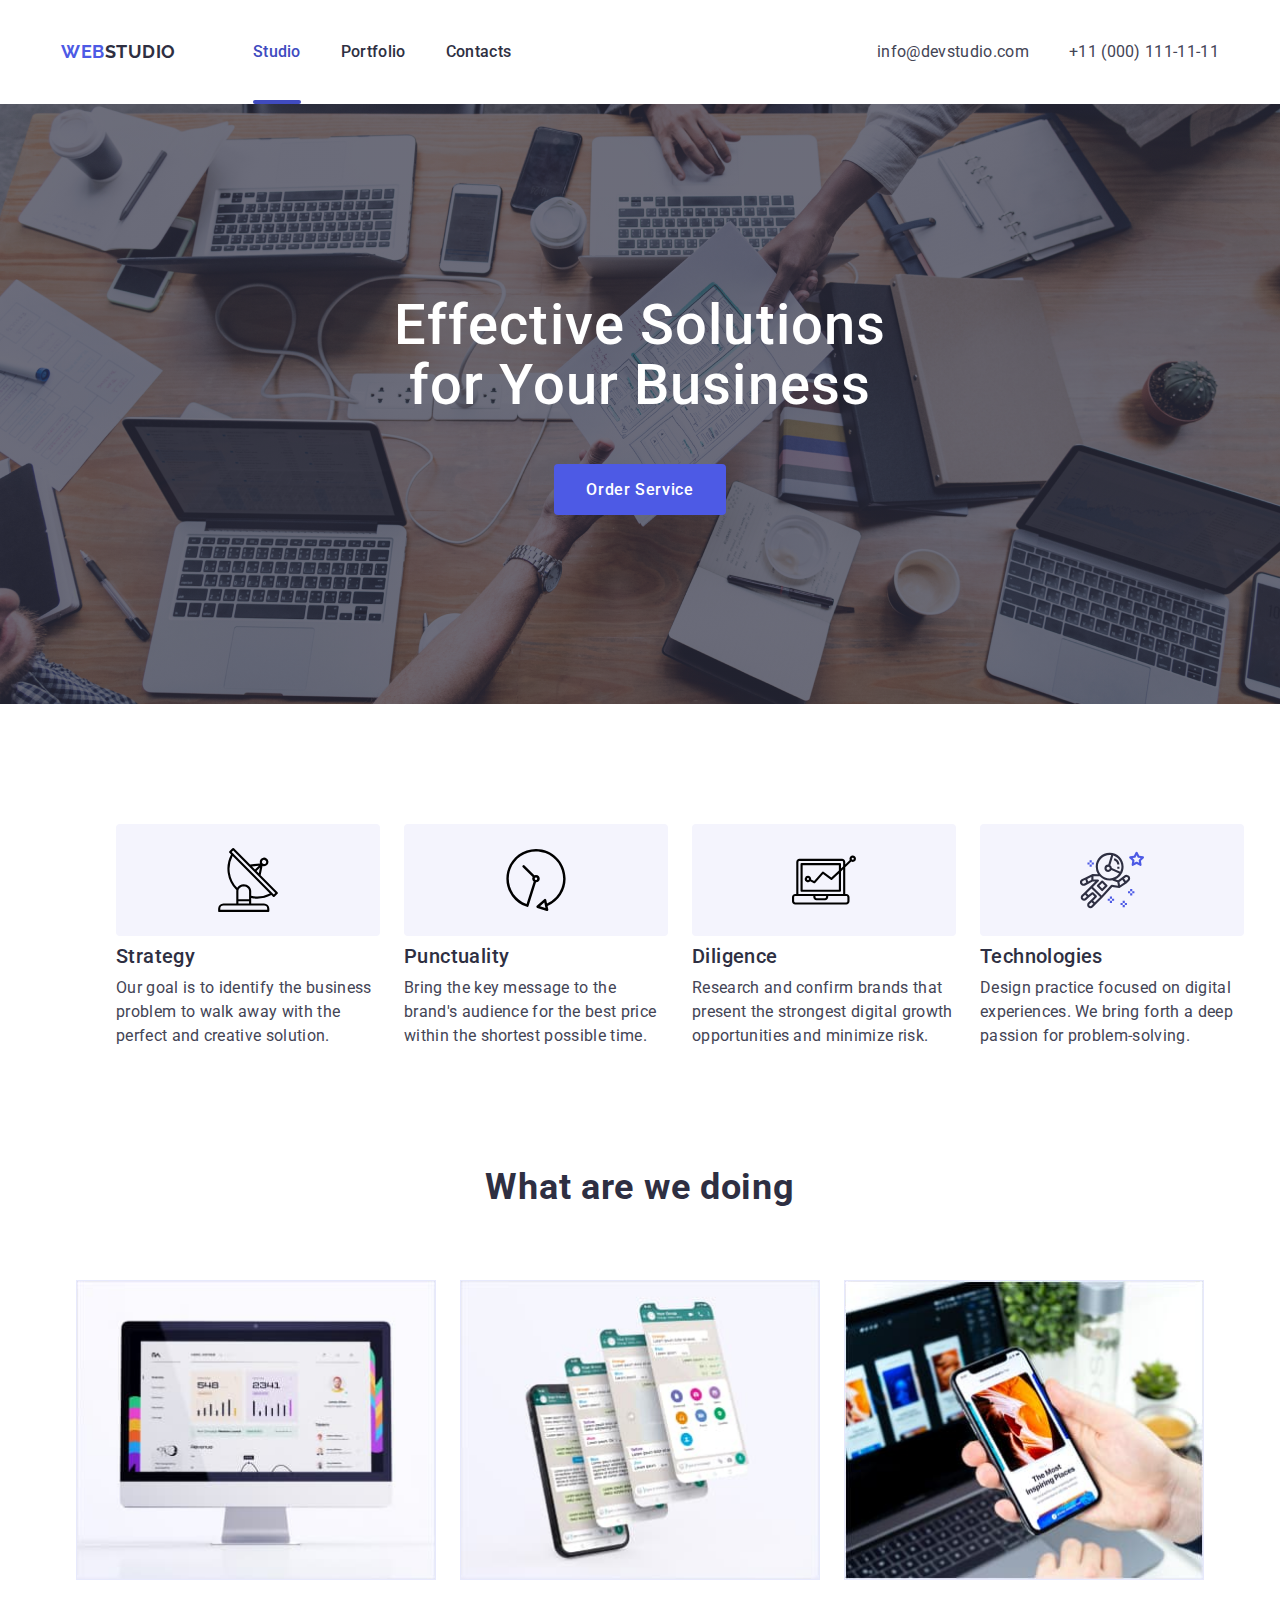
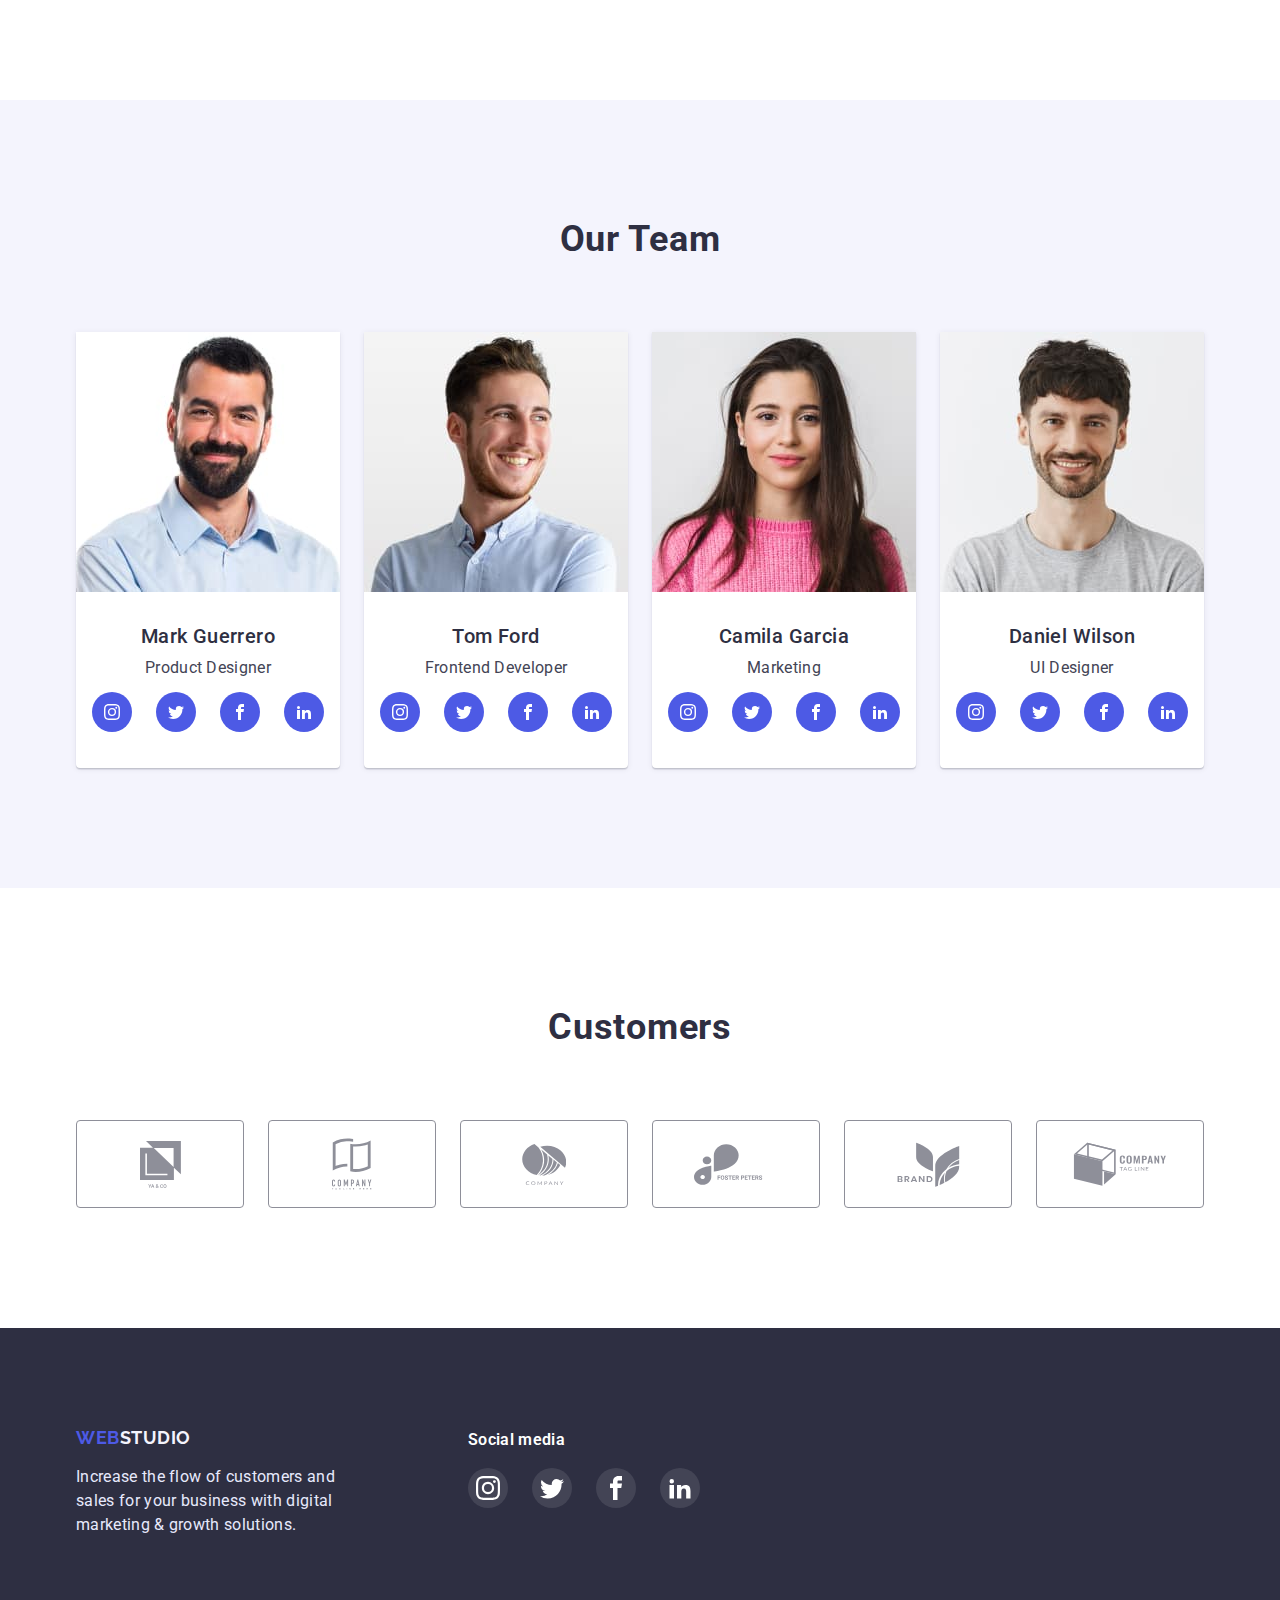
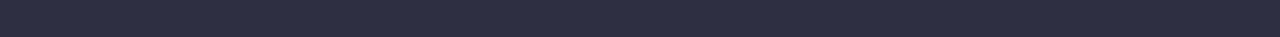
<file: index.html>
<!DOCTYPE html>
<html lang="en">
<head>
    <meta charset="UTF-8">
    <meta http-equiv="X-UA-Compatible" content="IE=edge">
    <meta name="viewport" content="width=device-width, initial-scale=1.0">
    <title>WEBSTUDIO</title>

    <link rel="stylesheet" href="https://cdnjs.cloudflare.com/ajax/libs/modern-normalize/1.0.0/modern-normalize.min.css" />

    <link rel="preconnect" href="https://fonts.googleapis.com">
    <link rel="preconnect" href="https://fonts.gstatic.com" crossorigin>
    <link href="https://fonts.googleapis.com/css2?family=Raleway:wght@700&family=Roboto:wght@400;500;700;900&display=swap" rel="stylesheet">
    <link rel="stylesheet" href="./css/styles.css">
</head>
<body>
    <header class="header">
        <div class="container header-pages">
            <a href="./index.html" class="logo"><span>WEB</span>STUDIO</a>
            <nav>
                <ul class="pages-list list">
                    <li class="item"><a href="./index.html" class="pages-link active">Studio</a></li>
                    <li class="item"><a href="./portfolio.html" class="pages-link">Portfolio</a></li>
                    <li class="item"><a href="/" class="pages-link">Contacts</a></li>
                </ul>
            </nav>
            
            <address class="address">
                <ul class="autorization-list list">
                    <li class="item"><a href="mailto:info@devstudio.com" class="autorization-link">info@devstudio.com</a></li>
                    <li class="item"><a href="tel:+11(000)1111111" class="autorization-link">+11 (000) 111-11-11</a></li>
                </ul>
            </address>
        </div>
    </header>
    
    <main>
        <div class="hero-bgc">
            <section class="hero section">
                <div class="container">
                    <h1 class="hero-title">Effective Solutions <br />for Your Business</h1>
                    <div class="div-hero-btn">
                        <button type="button" class="hero-btn btn" data-modal-open>Order Service</button>
                    </div>
                </div>
            </section>
        </div>
        
        <section class="paragraphs section">
            <div class="container">
                <h2 hidden>Paragraph</h2>
                <ul class="paragraphs-list list">
                    <li class="paragraphs-item">
                        <div class="div-icons">
                            <svg class="icon-antenna" width="60px" height="64px"> 
                                <use href="./images/icon.svg#antenna"></use>
                            </svg>
                        </div>
                        <h3 class="paragraphs-title">Strategy</h3>
                        <p class="paragraphs-text">Our goal is to identify the business
                            problem to walk away with the perfect and creative solution.</p>
                    </li>
                    <li class="paragraphs-item">
                        <div class="div-icons">
                            <svg class="icon-clock" width="60px" height="64px"> 
                                <use href="./images/icon.svg#clock"></use>
                            </svg>
                        </div>
                        <h3 class="paragraphs-title">Punctuality</h3>
                        <p class="paragraphs-text">Bring the key message to the brand's audience for the best price within the shortest
                            possible time.</p>
                    </li>
                    <li class="paragraphs-item">
                        <div class="div-icons">
                            <svg class="icon-diagram" width="64px" height="50px"> 
                                <use href="./images/icon.svg#diagram"></use>
                            </svg>
                        </div>
                        <h3 class="paragraphs-title">Diligence</h3>
                        <p class="paragraphs-text">Research and confirm brands that present the strongest digital growth opportunities
                            and minimize risk.</p>
                    </li>
                    <li class="paragraphs-item">
                        <div class="div-icons">
                            <svg class="icon-astronaut" width="64px" height="64px"> 
                                <use href="./images/icon.svg#astronaut"></use>
                            </svg>
                        </div>
                        <h3 class="paragraphs-title">Technologies</h3>
                        <p class="paragraphs-text">Design practice focused on digital experiences. We bring forth a deep passion for
                            problem-solving.</p>
                    </li>
                </ul>
            </div>
        </section>

        <section class="examples section">
            <div class="container">
                <h2 class="examples-title">What are we doing</h2>
                <ul class="examples-list list">
                    <li class="examples-item"><img src="./images/image-1.jpg" alt="monitor" width="360"></li>
                    <li class="examples-item"><img src="./images/image-2.jpg" alt="smartphone" width="360"></li>
                    <li class="examples-item"><img src="./images/image-3.jpg" alt="laptop" width="360"></li>
                </ul>
            </div>
        </section>

        <section class="team section">
            <div class="container">
                <h2 class="team-title">Our Team</h2>
                <ul class="team-list list">
                    <li class="team-item">
                        <img src="./images/image-4.jpg" alt="Mark Guerrero" width="264">
                        <div class="description-div">
                            <h3 class="name">Mark Guerrero</h3>
                            <p class="position">Product Designer</p>
                            <ul class="team-social-list list">
                                <li class="team-social-item"> 
                                    <a href="" class="team-social-link">
                                        <svg class="team-icon" width="16px" height="16px">
                                            <use href="./images/icon.svg#instagram"></use>
                                        </svg>
                                    </a>
                                </li>
                                <li class="team-social-item">
                                    <a href="" class="team-social-link">
                                        <svg class="team-icon" width="16px" height="16px">
                                            <use href="./images/icon.svg#twitter"></use>
                                        </svg>
                                    </a>
                                </li>
                                <li class="team-social-item">
                                    <a href="" class="team-social-link">
                                        <svg class="team-icon" width="16px" height="16px">
                                            <use href="./images/icon.svg#facebook"></use>
                                        </svg>
                                    </a>
                                </li>
                                <li class="team-social-item"> 
                                    <a href="" class="team-social-link">
                                        <svg class="team-icon" width="16px" height="16px">
                                            <use href="./images/icon.svg#linkedin"></use>
                                        </svg>
                                    </a>
                                </li>
                            </ul>
                        </div>
                    </li>
                    <li class="team-item">
                        <img src="./images/image-5.jpg" alt="Tom Ford" width="264">
                        <div class="description-div">
                            <h3 class="name">Tom Ford</h3>
                            <p class="position">Frontend Developer</p>
                            <ul class="team-social-list list">
                                <li class="team-social-item"> 
                                    <a href="" class="team-social-link">
                                        <svg class="team-icon" width="16px" height="16px">
                                            <use href="./images/icon.svg#instagram"></use>
                                        </svg>
                                    </a>
                                </li>
                                <li class="team-social-item">
                                    <a href="" class="team-social-link">
                                        <svg class="team-icon" width="16px" height="16px">
                                            <use href="./images/icon.svg#twitter"></use>
                                        </svg>
                                    </a>
                                </li>
                                <li class="team-social-item">
                                    <a href="" class="team-social-link">
                                        <svg class="team-icon" width="16px" height="16px">
                                            <use href="./images/icon.svg#facebook"></use>
                                        </svg>
                                    </a>
                                </li>
                                <li class="team-social-item"> 
                                    <a href="" class="team-social-link">
                                        <svg class="team-icon" width="16px" height="16px">
                                            <use href="./images/icon.svg#linkedin"></use>
                                        </svg>
                                    </a>
                                </li>
                            </ul>
                        </div>
                    </li>
                    <li class="team-item">
                        <img src="./images/image-6.jpg" alt="Camila Garcia" width="264">
                        <div class="description-div">
                            <h3 class="name">Camila Garcia</h3>
                            <p class="position">Marketing</p>
                            <ul class="team-social-list list">
                                <li class="team-social-item"> 
                                    <a href="" class="team-social-link">
                                        <svg class="team-icon" width="16px" height="16px">
                                            <use href="./images/icon.svg#instagram"></use>
                                        </svg>
                                    </a>
                                </li>
                                <li class="team-social-item">
                                    <a href="" class="team-social-link">
                                        <svg class="team-icon" width="16px" height="16px">
                                            <use href="./images/icon.svg#twitter"></use>
                                        </svg>
                                    </a>
                                </li>
                                <li class="team-social-item">
                                    <a href="" class="team-social-link">
                                        <svg class="team-icon" width="16px" height="16px">
                                            <use href="./images/icon.svg#facebook"></use>
                                        </svg>
                                    </a>
                                </li>
                                <li class="team-social-item"> 
                                    <a href="" class="team-social-link">
                                        <svg class="team-icon" width="16px" height="16px">
                                            <use href="./images/icon.svg#linkedin"></use>
                                        </svg>
                                    </a>
                                </li>
                            </ul>
                        </div>
                    </li>
                    <li class="team-item">
                        <img src="./images/image-7.jpg" alt="Daniel Wilson" width="264">
                        <div class="description-div">
                            <h3 class="name">Daniel Wilson</h3>
                            <p class="position">UI Designer</p>
                            <ul class="team-social-list list">
                                <li class="team-social-item"> 
                                    <a href="" class="team-social-link">
                                        <svg class="team-icon" width="16px" height="16px">
                                            <use href="./images/icon.svg#instagram"></use>
                                        </svg>
                                    </a>
                                </li>
                                <li class="team-social-item">
                                    <a href="" class="team-social-link">
                                        <svg class="team-icon" width="16px" height="16px">
                                            <use href="./images/icon.svg#twitter"></use>
                                        </svg>
                                    </a>
                                </li>
                                <li class="team-social-item">
                                    <a href="" class="team-social-link">
                                        <svg class="team-icon" width="16px" height="16px">
                                            <use href="./images/icon.svg#facebook"></use>
                                        </svg>
                                    </a>
                                </li>
                                <li class="team-social-item"> 
                                    <a href="" class="team-social-link">
                                        <svg class="team-icon" width="16px" height="16px">
                                            <use href="./images/icon.svg#linkedin"></use>
                                        </svg>
                                    </a>
                                </li>
                            </ul>
                        </div>
                    </li>
                </ul>
            </div>
        </section>

        <section class="customers section">
            <div class="container">
                <h2 class="customers-title">Customers</h2>
                <ul class="customers-list list">
                    <li class="customers-item item">
                        <a href="" class="customers-link">
                           <svg class="customers-icon" width="41px" height="47px">
                            <use href="./images/icon.svg#icon-1"></use>
                           </svg> 
                        </a>
                    </li>
                    <li class="customers-item item">
                        <a href="" class="customers-link">
                            <svg class="customers-icon" width="40px" height="52px">
                                <use href="./images/icon.svg#icon-2"></use>
                            </svg>
                        </a>
                    </li>
                    <li class="customers-item item">
                        <a href="" class="customers-link">
                            <svg class="customers-icon" width="44px" height="41px">
                                <use href="./images/icon.svg#icon-3"></use>
                            </svg>
                        </a>
                    </li>
                    <li class="customers-item item">
                        <a href="" class="customers-link">
                            <svg class="customers-icon" width="84px" height="41px">
                                <use href="./images/icon.svg#icon-4"></use>
                            </svg>
                        </a>
                    </li>
                    <li class="customers-item item">
                        <a href="" class="customers-link">
                            <svg class="customers-icon" width="63px" height="45px">
                                <use href="./images/icon.svg#icon-5"></use>
                            </svg>
                        </a>
                    </li>
                    <li class="customers-item item">
                        <a href="" class="customers-link">
                            <svg class="customers-icon" width="94px" height="44px">
                                <use href="./images/icon.svg#icon-6"></use>
                            </svg>
                        </a>
                    </li>
                </ul>
            </div>
        </section>
    </main>

    <footer class="footer">
        <div class="container footer-pages">
            <div class="footer-description">
                <a href="/" class="footer-logo"><span>WEB</span>STUDIO</a>
                <p class="logo-text">Increase the flow of customers and <br />sales for your business with digital <br />marketing &
                    growth solutions.</p>
            </div>
            <div class="footer-social">
                <h3 class="footer-social-title">Social media</h3>
                <ul class="footer-social-list list">
                    <li class="footer-social-item">
                        <a href="" class="footer-social-link">
                            <svg class="footer-icon" width="24px" height="24px">
                                <use href="./images/icon.svg#instagram"></use>
                            </svg>
                        </a>
                    </li>
                    <li class="footer-social-item">
                        <a href="" class="footer-social-link">
                            <svg class="footer-icon" width="24px" height="24px">
                                <use href="./images/icon.svg#twitter"></use>
                            </svg>
                        </a>
                    </li>
                    <li class="footer-social-item">
                        <a href="" class="footer-social-link">
                            <svg class="footer-icon" width="24px" height="24px">
                                <use href="./images/icon.svg#facebook"></use>
                            </svg>
                        </a>
                    </li>
                    <li class="footer-social-item">
                        <a href="" class="footer-social-link">
                            <svg class="footer-icon" width="24px" height="24px">
                                <use href="./images/icon.svg#linkedin"></use>
                            </svg>
                        </a>
                    </li>
                </ul>
            </div>
        </div>
    </footer> 

    <div class="backdrop is-hidden" data-modal>
        <div class="modal">
            <button class="modal-button" data-modal-close>
                <svg class="modal-icon" width="8px" height="8px">
                    <use href="./images/icon.svg#icon-close"></use>
                </svg>
            </button>
        </div>
    </div>

    <script src="./js/modal.js"></script>
</body>
</html>
</file>
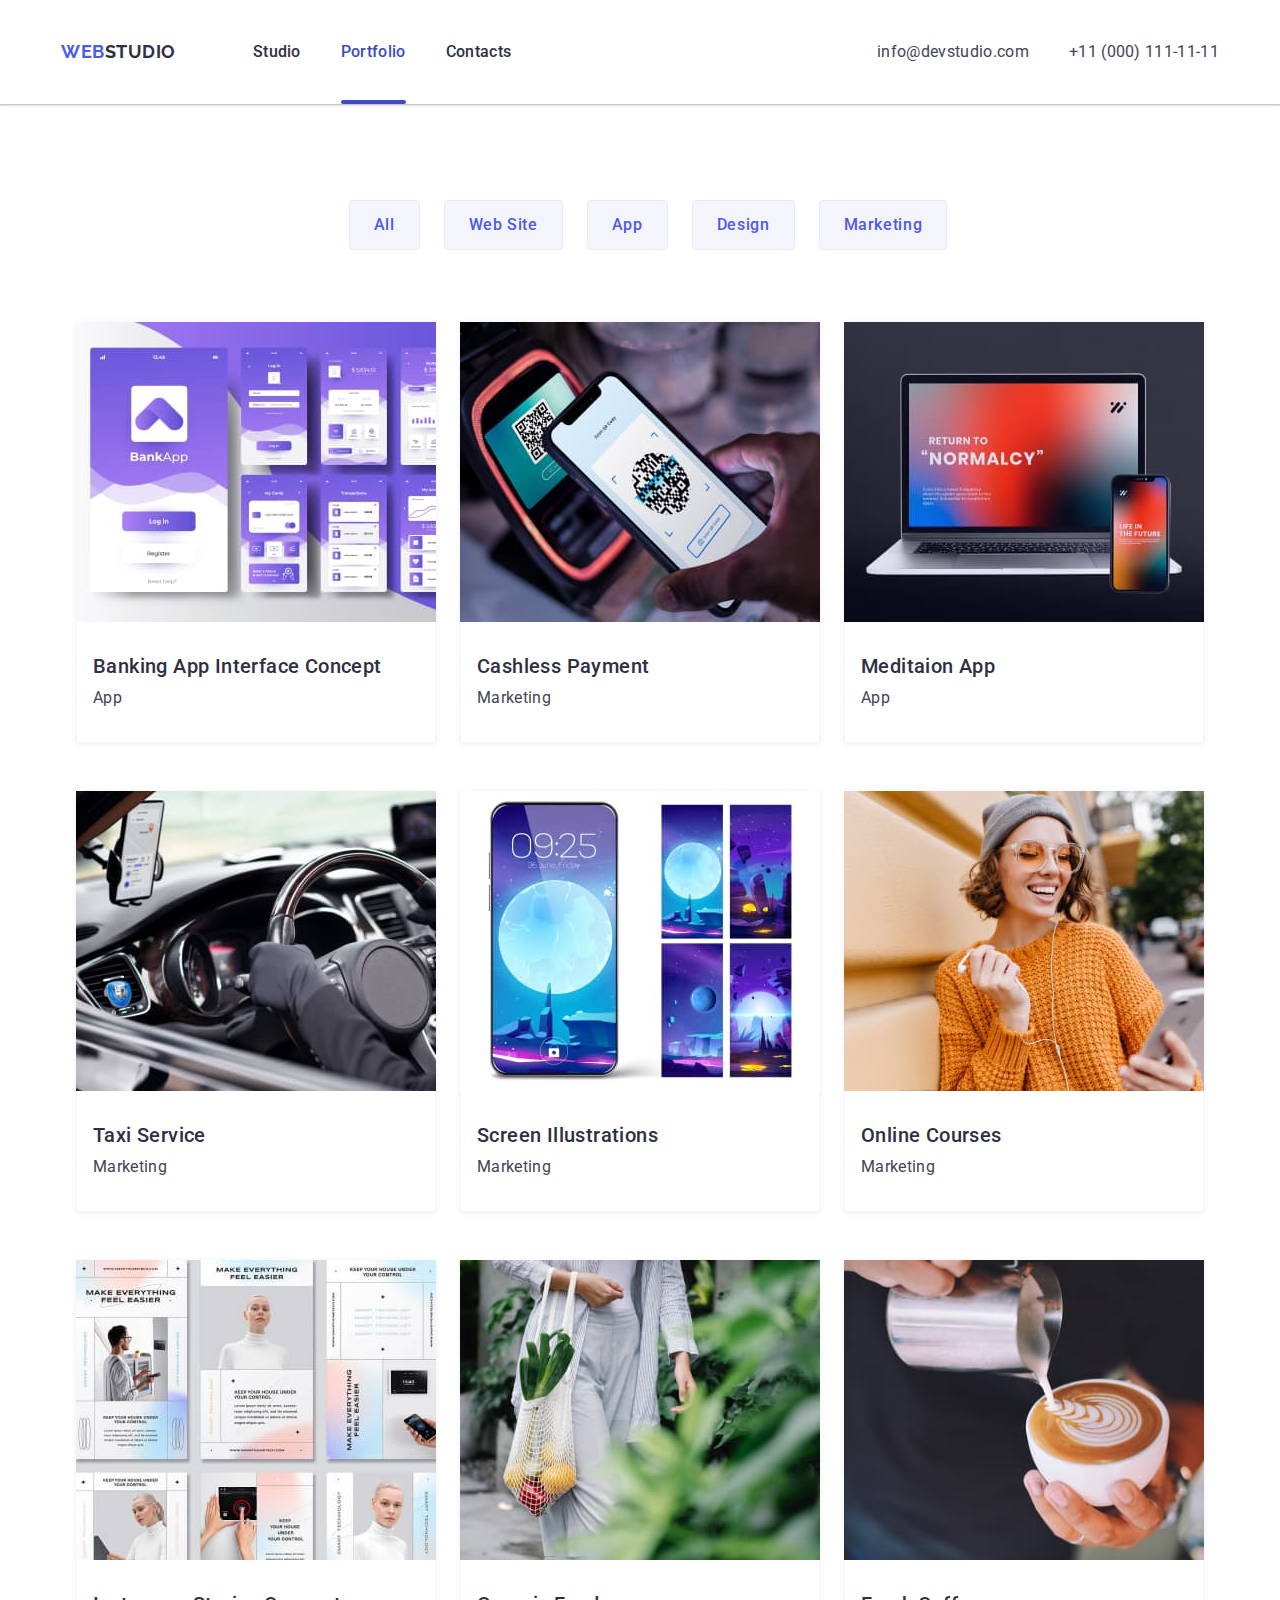
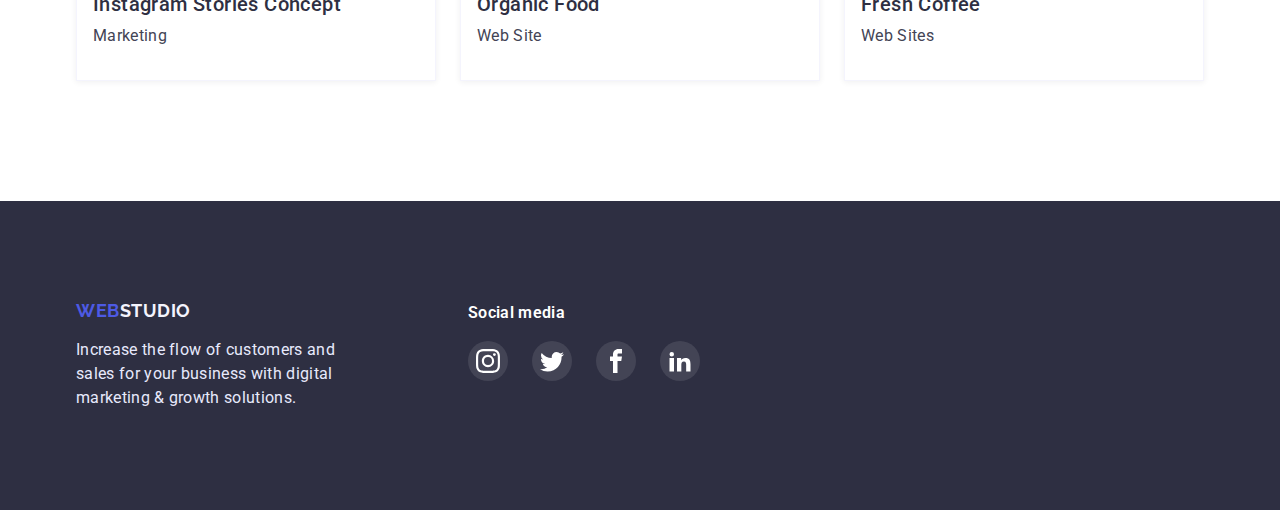
<file: portfolio.html>
<!DOCTYPE html>
<html lang="en">
<head>
    <meta charset="UTF-8">
    <meta http-equiv="X-UA-Compatible" content="IE=edge">
    <meta name="viewport" content="width=device-width, initial-scale=1.0">
    <title>WEBSTUDIO</title>

    <link rel="stylesheet" href="https://cdnjs.cloudflare.com/ajax/libs/modern-normalize/1.0.0/modern-normalize.min.css" />

    <link rel="preconnect" href="https://fonts.googleapis.com">
    <link rel="preconnect" href="https://fonts.gstatic.com" crossorigin>
    <link href="https://fonts.googleapis.com/css2?family=Raleway:wght@700&family=Roboto:wght@400;500;700;900&display=swap" rel="stylesheet">
    <link rel="stylesheet" href="./css/styles.css">
</head>

<body>
    <header class="header">
        <div class="container header-pages">
            <a href="./index.html" class="logo"><span>WEB</span>STUDIO</a>
            <nav>
                <ul class="pages-list list">
                    <li class="item"><a href="./index.html" class="pages-link">Studio</a></li>
                    <li class="item"><a href="./portfolio.html" class="pages-link active">Portfolio</a></li>
                    <li class="item"><a href="/" class="pages-link">Contacts</a></li>
                </ul>
            </nav>
    
            <address class="address">
                <ul class="autorization-list list">
                    <li class="item"></li><a href="mailto:info@devstudio.com"
                        class="autorization-link">info@devstudio.com</a></li>
                    <li class="item"></li><a href="tel:+11(000)1111111" class="autorization-link">+11 (000) 111-11-11</a>
                    </li>
                </ul>
            </address>
        </div>
    </header>

    <main>
        <section class="main-portfolio section">
            <div class="container">
                <h1 hidden>work</h1>
                <ul class="btn-list list">
                    <li><button type="button" class="btn-item btn">All</button></li>
                    <li><button type="button" class="btn-item btn">Web Site</button></li>
                    <li><button type="button" class="btn-item btn">App</button></li>
                    <li><button type="button" class="btn-item btn">Design</button></li>
                    <li><button type="button" class="btn-item btn">Marketing</button></li>
                </ul>
                
                <ul class="pictures-list list">
                    <li class="pictures-item">
                        <a href="" class="pictures-link">
                            <div class="thumb">
                                <img src="./images/photo-1.jpg" alt="Banking App" width="360">
                                <p class="overlay">14 Stylish and User-Friendly App Design Concepts · Task Manager App · Calorie Tracker App · Exotic Fruit Ecommerce App · Cloud Storage App</p>
                            </div>
                            <div class="porfolio-description">
                                <h2 class="pictures-title">Banking App Interface Concept</h2>
                                <p class="pictures-type">App</p>
                            </div>
                        </a>
                    </li>
                    <li class="pictures-item">
                        <a href="" class="pictures-link">
                            <div class="thumb">
                                <img src="./images/photo-2.jpg" alt="Cashless Paymen" width="360">
                                <p class="overlay">14 Stylish and User-Friendly App Design Concepts · Task Manager App · Calorie Tracker App · Exotic Fruit Ecommerce App · Cloud Storage App</p>
                            </div>
                            <div class="porfolio-description">
                                <h2 class="pictures-title">Cashless Payment</h2>
                                <p class="pictures-type">Marketing</p>
                            </div>
                        </a>
                    </li>
                    <li class="pictures-item">
                        <a href="" class="pictures-link">
                            <div class="thumb">
                                <img src="./images/photo-3.jpg" alt="Meditaion App" width="360">
                                <p class="overlay">14 Stylish and User-Friendly App Design Concepts · Task Manager App · Calorie Tracker App · Exotic Fruit Ecommerce App · Cloud Storage App</p>
                            </div>
                            <div class="porfolio-description">
                                <h2 class="pictures-title">Meditaion App</h2>
                                <p class="pictures-type">App</p>
                            </div>
                        </a>
                    </li>
                    <li class="pictures-item">
                        <a href="" class="pictures-link">
                            <div class="thumb">
                                <img src="./images/photo-4.jpg" alt="Taxi Service" width="360">
                                <p class="overlay">14 Stylish and User-Friendly App Design Concepts · Task Manager App · Calorie Tracker App · Exotic Fruit Ecommerce App · Cloud Storage App</p>
                            </div>
                            <div class="porfolio-description">
                                <h2 class="pictures-title">Taxi Service</h2>
                                <p class="pictures-type">Marketing</p>
                            </div>
                        </a>
                    </li>
                    <li class="pictures-item">
                        <a href="" class="pictures-link">
                            <div class="thumb">
                                <img src="./images/photo-5.jpg" alt="Screen Illustrations" width="360">
                                <p class="overlay">14 Stylish and User-Friendly App Design Concepts · Task Manager App · Calorie Tracker App · Exotic Fruit Ecommerce App · Cloud Storage App</p>
                            </div>
                            <div class="porfolio-description">
                                <h2 class="pictures-title">Screen Illustrations</h2>
                                <p class="pictures-type">Marketing</p>
                            </div>
                        </a>
                    </li>
                    <li class="pictures-item">
                        <a href="" class="pictures-link">
                            <div class="thumb">
                                <img src="./images/photo-6.jpg" alt="Online Courses" width="360">
                                <p class="overlay">14 Stylish and User-Friendly App Design Concepts · Task Manager App · Calorie Tracker App · Exotic Fruit Ecommerce App · Cloud Storage App</p>
                            </div>
                            <div class="porfolio-description">
                                <h2 class="pictures-title">Online Courses</h2>
                                <p class="pictures-type">Marketing</p>
                            </div>
                        </a>
                    </li>
                    <li class="pictures-item">
                        <a href="" class="pictures-link">
                            <div class="thumb">
                                <img src="./images/photo-7.jpg" alt="Instagram Stories Concept" width="360">
                                <p class="overlay">14 Stylish and User-Friendly App Design Concepts · Task Manager App · Calorie Tracker App · Exotic Fruit Ecommerce App · Cloud Storage App</p>
                            </div>
                            <div class="porfolio-description">
                                <h2 class="pictures-title">Instagram Stories Concept</h2>
                                <p class="pictures-type">Marketing</p>
                            </div>
                        </a>
                    </li>
                    <li class="pictures-item">
                        <a href="" class="pictures-link">
                            <div class="thumb">
                                <img src="./images/photo-8.jpg" alt="Organic Food" width="360">
                                <p class="overlay">14 Stylish and User-Friendly App Design Concepts · Task Manager App · Calorie Tracker App · Exotic Fruit Ecommerce App · Cloud Storage App</p>
                            </div>
                            <div class="porfolio-description">
                                <h2 class="pictures-title">Organic Food</h2>
                                <p class="pictures-type">Web Site</p>
                            </div>
                        </a>
                    </li>
                    <li class="pictures-item">
                        <a href="" class="pictures-link">
                            <div class="thumb">
                                <img src="./images/photo-9.jpg" alt="Fresh Coffee" width="360">
                                <p class="overlay">14 Stylish and User-Friendly App Design Concepts · Task Manager App · Calorie Tracker App · Exotic Fruit Ecommerce App · Cloud Storage App</p>
                            </div>
                            <div class="porfolio-description">
                                <h2 class="pictures-title">Fresh Coffee</h2>
                                <p class="pictures-type">Web Sites</p>
                            </div>
                        </a>
                    </li>
                </ul>
            </div>
        </section>
    </main>

    <footer class="footer">
        <div class="container footer-pages">
            <div class="footer-description">
                <a href="/" class="footer-logo"><span>WEB</span>STUDIO</a>
                <p class="logo-text">Increase the flow of customers and <br />sales for your business with digital
                    <br />marketing &
                    growth solutions.</p>
            </div>
            <div class="footer-social">
                <h3 class="footer-social-title">Social media</h3>
                <ul class="footer-social-list list">
                    <li class="footer-social-item">
                        <a href="" class="footer-social-link">
                            <svg class="footer-icon" width="24px" height="24px">
                                <use href="./images/icon.svg#instagram"></use>
                            </svg>
                        </a>
                    </li>
                    <li class="footer-social-item">
                        <a href="" class="footer-social-link">
                            <svg class="footer-icon" width="24px" height="24px">
                                <use href="./images/icon.svg#twitter"></use>
                            </svg>
                        </a>
                    </li>
                    <li class="footer-social-item">
                        <a href="" class="footer-social-link">
                            <svg class="footer-icon" width="24px" height="24px">
                                <use href="./images/icon.svg#facebook"></use>
                            </svg>
                        </a>
                    </li>
                    <li class="footer-social-item">
                        <a href="" class="footer-social-link">
                            <svg class="footer-icon" width="24px" height="24px">
                                <use href="./images/icon.svg#linkedin"></use>
                            </svg>
                        </a>
                    </li>
                </ul>
            </div>
        </div>
    </footer>
</body>
</html>
</file>
<file: css/styles.css>
:root {
    --font-main: "Roboto", sans-serif;
    --font-secondary: "Raleway", sans-serif;
    --main-color: #2E2F42;
    --secondary-color: #434455;
}


                                        /* -----STUDIO----- */

*,
*::before,
*::after {
    box-sizing: border-box;
}

.section {
    padding: 120px 0;
}

.container {
    width: 1158px;
    padding: 0 15px;
    margin: 0 auto;
    text-align: center;
    /* outline: 2px solid tomato; */
}
      
h1,
h2,
h3,
p {
    margin: 0;
}

img {
    display: block;
}

body {
    font-family: var(--font-main);
    color: var(--main-color);
    background-color: #FFFFFF;
}

.list {
    list-style: none;
}

.btn {
    border: none;
}

/* -----LOGO----- */
.header {
    box-shadow: 0px 2px 1px rgba(46, 47, 66, 0.08), 0px 1px 1px rgba(46, 47, 66, 0.16), 0px 1px 6px rgba(46, 47, 66, 0.08);
}

.header-pages {
    padding: 24px 0;
    display: flex;
    align-items: center;
}

.logo {
    padding: 0;
    margin-right: 77px;

    font-family: var(--font-secondary);
    font-weight: 700;
    font-size: 18px;
    line-height: 1.33;
    letter-spacing: 0.03em;
    color: var(--main-color);
    text-decoration: none;
}

span {
    color: #4D5AE5;
}

/* -----PAGES-MENU----- */
.pages-list {
    display: flex;
    padding: 0;
}

.pages-list > .item:not(:last-child) {
    margin-right: 40px;
}

/* .pages-item.active {
    position: relative;
}

.pages-item.active::after {
    position: absolute;
    width: 100%;
    height: 4px;
    bottom: 0;
    left: 0;
    border-radius: 2px;
} */

.pages-link {
    display: block;

    font-family: var(--font-main);
    font-weight: 500;
    font-size: 16px;
    line-height: 1.5;
    letter-spacing: 0.02em;        
    color: var(--main-color);
    font-style: normal;
    text-decoration: none;

    transition: color 250ms cubic-bezier(0.4, 0, 0.2, 1);
}

.pages-link:hover,
.pages-link:focus {
    color: #4D5AE5;
}

.pages-link.active {
    position: relative;
    color: #404BBF;
}

.pages-link.active::after {
    content: '';
    position: absolute;
    background-color: #404BBF;
    width: 100%;
    height: 4px;
    border-radius: 4px;
    bottom: -40px;

    display: block;
}

/* -----AUTORIZATION-LINKS----- */
.address {
    display: flex;
    margin-left: auto;
}

.autorization-list {
    display: flex;
    padding: 0;
    margin: 0;
    padding-left: 0;
}

.autorization-list>.item:not(:last-child) {
    margin-right: 40px;
}

.autorization-link {
    display: inline-block;

    font-family: var(--font-main);
    font-weight: 400;
    font-size: 16px;
    line-height: 1.5;
    letter-spacing: 0.02em;    
    color: var(--secondary-color);
    font-style: normal;
    text-decoration: none;

    transition: color 250ms cubic-bezier(0.4, 0, 0.2, 1);
}

.autorization-link:hover,
.autorization-link:focus {
    color: #4D5AE5;
}

/* -----HERO----- */
.hero-bgc {
    height: 600px;
    max-width: 1440px;
    margin-left: auto;
    margin-right: auto;
    background-color: var(--main-color);
    background-image: linear-gradient(rgb(46, 47, 66, 0.7), rgb(46, 47, 66, 0.7)),
    url('../images/hero-background.jpg');
    background-position: center;
    background-repeat: no-repeat;
    background-size: cover;
}

.hero {
    text-align: center;
    padding: 192px 0;
}

.hero-title {
    margin-bottom: 48px;

    font-family: var(--font-main);
    font-weight: 500;
    font-size: 56px;
    line-height: 1.07;
    letter-spacing: 0.02em;
    color: #FFFFFF;
}

.hero-btn {
    display: inline-block;
    padding: 16px 32px;
    margin: 0;

    font-family: var(--font-main);
    font-weight: 500;
    font-size: 16px;
    line-height: 1.19;
    letter-spacing: 0.04em;
    background: #4D5AE5;
    color: #FFFFFF;
    cursor: pointer;
    border-radius: 4px;

    transition: background-color 250ms cubic-bezier(0.4, 0, 0.2, 1),
        box-shadow 250ms cubic-bezier(0.4, 0, 0.2, 1);
}

.hero-btn:hover,
.hero-btn:focus {
    background: #404BBF;
    box-shadow: 0px 4px 4px rgba(0, 0, 0, 0.15);
}

/* -----PARAGRAPHS----- */

.paragraphs-list {
    display: flex;
    margin: 0;
}

.paragraphs-item:not(:last-child) {
    margin-right: 24px;
}

.div-icons { 
    display: flex;
    justify-content: center;
    align-items: center;
    width: 264px;
    height: 112px;
    border-radius: 4px;
    background-color: #F4F4FD;
    background-position: center;
    background-size: cover;
    margin-bottom: 8px;
}


.paragraphs-title {
    text-align: start;
    margin-bottom: 8px;

    font-family: var(--font-main);
    font-weight: 500;
    font-size: 20px;
    line-height: 1.2;
    letter-spacing: 0.02em;
    color: var(--main-color);
}

.paragraphs-text {
    text-align: start;
    padding: 0;
    width: 264px;

    font-family: var(--font-main);
    font-weight: 400;
    font-size: 16px;
    line-height: 1.5;
    letter-spacing: 0.02em;
    color: var(--secondary-color);
}

/* -----EXAMPLES----- */
.examples {
    padding-top: 0;
}

.examples-title {
    margin-bottom: 72px;

    font-family: var(--font-main);
    font-weight: 700;
    font-size: 36px;
    line-height: 1.11;
    letter-spacing: 0.02em;
    color: var(--main-color);
}

.examples-list {
    display: flex;
    padding: 0;
    margin: 0;
}

.examples-item:not(:last-child) {
    margin-right: 24px;
}

.examples-item > img {
    border: 1px solid #E7E9FC;
}

/* -----TEAM----- */
.team {
    background-color: #F4F4FD;
}

.team-title {
    margin-bottom: 72px;
    font-family: var(--font-main);
    font-weight: 700;
    font-size: 36px;
    line-height: 1.11;
    letter-spacing: 0.02em;
    color: var(--main-color);
}

.team-list {
    display: flex;
    padding: 0;
    margin: 0;
}

.team-item {
    background-color: #FFFFFF;
    box-shadow: 0px 1px 6px rgba(46, 47, 66, 0.08), 0px 1px 1px rgba(46, 47, 66, 0.16), 0px 2px 1px rgba(46, 47, 66, 0.08);
    border-radius: 0px 0px 4px 4px;
}

.team-item:not(:last-child) {
    margin-right: 24px;
}
.name {
    margin-top: 32px;
    margin-bottom: 8px;

    font-family: var(--font-main);
    font-weight: 500;
    font-size: 20px;
    line-height: 1.2;
    letter-spacing: 0.02em; 
    color: var(--main-color);
}

.position {
    font-family: var(--font-main);
    font-weight: 400;
    font-size: 16px;
    line-height: 1.5;
    letter-spacing: 0.02em;
    color: var(--secondary-color);
}

.team-social-list {
    display: flex;
    padding: 12px 16px 36px;
    justify-content: space-between;
}

.team-social-link {
    display: flex;
    width: 40px;
    height: 40px;
    background-color: #4D5AE5;
    border-radius: 50%;
    align-items: center;
    justify-content: center;
    fill: white;

    transition: background 250ms cubic-bezier(0.4, 0, 0.2, 1);
}

.team-social-link:hover,
.team-social-link:focus {
    background-color: #404BBF;
}

/* -----CUSTOMERS----- */

.customers-title {
    font-family: var(--font-main);
    font-weight: 700;
    font-size: 36px;
    line-height: 1.11;
    letter-spacing: 0.02em;
    color: var(--main-color);
    margin-bottom: 72px;
}

.customers-list {
    display: flex;
    margin: 0;
    padding: 0;
}

.customers-item:not(:last-child) {
    margin-right: 24px;
}

.customers-link {
    display: flex;
    width: 168px;
    height: 88px;
    justify-content: center;
    align-items: center;
    border-radius: 4px;
    border: 1px solid #8E8F99;
    cursor: pointer;
    color: #8E8F99;

    transition: color 250ms cubic-bezier(0.4, 0, 0.2, 1),
        border 250ms cubic-bezier(0.4, 0, 0.2, 1);;
}

.customers-icon {
    fill: currentColor;
}

.customers-link:focus,
.customers-link:hover {
    border: 1px solid #404BBF;
    color: #404BBF;
}

/* -----FOOTER----- */
.footer-pages {
    text-align: start;
    display: flex;
}

.footer-description {
    display: block;
    margin-right: 128px;
}

.footer {
    background-color: var(--main-color);
    padding: 100px 0;
}

.footer-logo {
    display: block;
    margin-bottom: 16px;

    font-family: var(--font-secondary);
    font-weight: 700;
    font-size: 18px;
    line-height: 1.16;
    letter-spacing: 0.03em;
    color: #F4F4FD;
    text-decoration: none;
}


.footer-social-title {
    font-family: var(--font-main);
    font-weight: 600;
    font-size: 16px;
    line-height: 1.5; 
    letter-spacing: 0.02em;
    color: #FFFFFF;
    margin-bottom: 16px;
}

.footer-social-list {
    display: flex;
    margin: 0;
    padding: 0;
}

.footer-social-item:not(:last-child) {
    margin-right: 24px;
}

.footer-social-link {
    display: flex;
    width: 40px;
    height: 40px;
    border-radius: 50%;
    background: rgba(255, 255, 255, 0.1);
    align-items: center;
    justify-content: center;
    fill: white;

    transition: background-color 250ms cubic-bezier(0.4, 0, 0.2, 1);
}

.footer-social-link:focus,
.footer-social-link:hover {
    background-color: #31D0AA;
}

/* -----LOGO----- */

.logo-text {
    font-family: var(--font-main);
    font-weight: 400;
    font-size: 16px;
    line-height: 1.5;
    letter-spacing: 0.02em;
    color: #E7E9FC; 
    width: 264px;
}

                                        /* -----PORTFOLIO----- */
/* -----BUTTONS----- */
.main-portfolio {
    padding-top: 96px;
}

.btn-list {
    display: flex;
    justify-content: center;
    margin: 0 0 72px;
}

.btn-item {
    display: inline-block;
    padding: 12px 24px;
    margin-right: 24px;
    font-family: var(--font-main);
    font-weight:500;
    font-size: 16px;
    line-height: 1.5;
    letter-spacing: 0.04em;
    color: #4D5AE5;
    background-color: #F4F4FD;
    cursor: pointer;
    border: 1px solid #E7E9FC;
    border-radius: 4px;

    transition: color 250ms cubic-bezier(0.4, 0, 0.2, 1),
        background-color 250ms cubic-bezier(0.4, 0, 0.2, 1),
        box-shadow 250ms cubic-bezier(0.4, 0, 0.2, 1),
        border 250ms cubic-bezier(0.4, 0, 0.2, 1);
}

.btn-item:nth-child(5) {
    margin-right: 0;
}

.btn-item:hover,
.btn:focus {
    color: #FFFFFF;
    background-color: #4D5AE5;
    box-shadow: 0px 3px 1px rgba(0, 0, 0, 0.1), 0px 2px 1px rgba(0, 0, 0, 0.08), 0px 2px 2px rgba(0, 0, 0, 0.12);
    border: 1px solid #4D5AE5;
}

/* -----PICTURES----- */

.pictures-list {
    display: flex;
    flex-wrap: wrap;
    padding: 0;
    margin: 0;
    row-gap: 48px;
    column-gap: 24px;
}

.pictures-item {
    width: 360px;
}

.porfolio-description {
    text-align: start;
    padding-left: 16px;
    border-bottom: 0.5px solid #F4F4FD;
    border-left: 0.5px solid #F4F4FD;
    border-right: 0.5px solid #F4F4FD;
}

.pictures-title {
    padding-top: 32px;
    padding-bottom: 8px;

    font-family: var(--font-main);
    font-weight: 500;
    font-size: 20px;
    line-height: 1.2;
    letter-spacing: 0.02em;
    color: var(--main-color);
}

.pictures-type {
    margin-bottom: 32px;

    font-family: var(--font-main);
    font-weight: 400;
    font-size: 16px;
    line-height: 1.5;
    letter-spacing: 0.02em;
    color: var(--secondary-color);
}

.pictures-link {
    display: block;
    text-decoration: none;
    box-shadow: 0px 1px 6px rgba(46, 47, 66, 0.08);

    transition: box-shadow 250ms cubic-bezier(0.4, 0, 0.2, 1);
}

.pictures-link:focus,
.pictures-link:hover {
    box-shadow: 0px 1px 6px rgba(46, 47, 66, 0.08), 0px 1px 1px rgba(46, 47, 66, 0.16), 0px 2px 1px rgba(46, 47, 66, 0.08);
}

.thumb {
    position: relative;
    overflow: hidden;
}

.overlay {
    position: absolute;
    width: 100%;
    height: 100%;
    background-color: #4D5AE5;
    left: 0;
    top: 0;
    padding-left: 32px;
    padding-right: 32px;
    padding-top: 40px;

    display: flex;
    font-family: 'Roboto';
    font-style: normal;
    font-weight: 400;
    font-size: 16px;
    line-height: 1.5;
    letter-spacing: 0.02em;
    color: #F4F4FD;
    text-align: start;
    
    transform: translateY(100%);
    transition: transform 250ms cubic-bezier(0.4, 0, 0.2, 1);
}

.pictures-link:hover .overlay,
.pictures-link:focus .overlay {
    transform: translateY(0);
}


/* -------- Modal --------- */

.backdrop {
    position: fixed;
    top: 0;
    left: 0;

    width: 100%;
    height: 100%;
    background-color: rgba(46, 47, 66, 0.4);

    transition: visibility 250ms cubic-bezier(0.4, 0, 0.2, 1),
    opacity 250ms cubic-bezier(0.4, 0, 0.2, 1);
}

.backdrop.is-hidden {
    visibility: hidden;
    opacity: 0;
    pointer-events: none;
}

.modal {
    position: absolute;
    top: 50%;
    left: 50%;
    transform: translate(-50%, -50%);

    width: 408px;
    height: 576px;
    background-color: #FCFCFC;
}

.modal-button {
    position: absolute;
    top: 24px;
    right: 24px;

    display: flex;
    justify-content: center;
    align-items: center;

    width: 24px;
    height: 24px;
    background-color: #E7E9FC;
    border-radius: 50%;
    border: 1px solid rgba(0, 0, 0, 0.1);

    transition: fill 250ms cubic-bezier(0.4, 0, 0.2, 1),
    background-color 250ms cubic-bezier(0.4, 0, 0.2, 1);
}

.modal-button:hover,
.modal-button:focus {
    fill: #FFFFFF;
    background-color: #404BBF;
}
</file>
